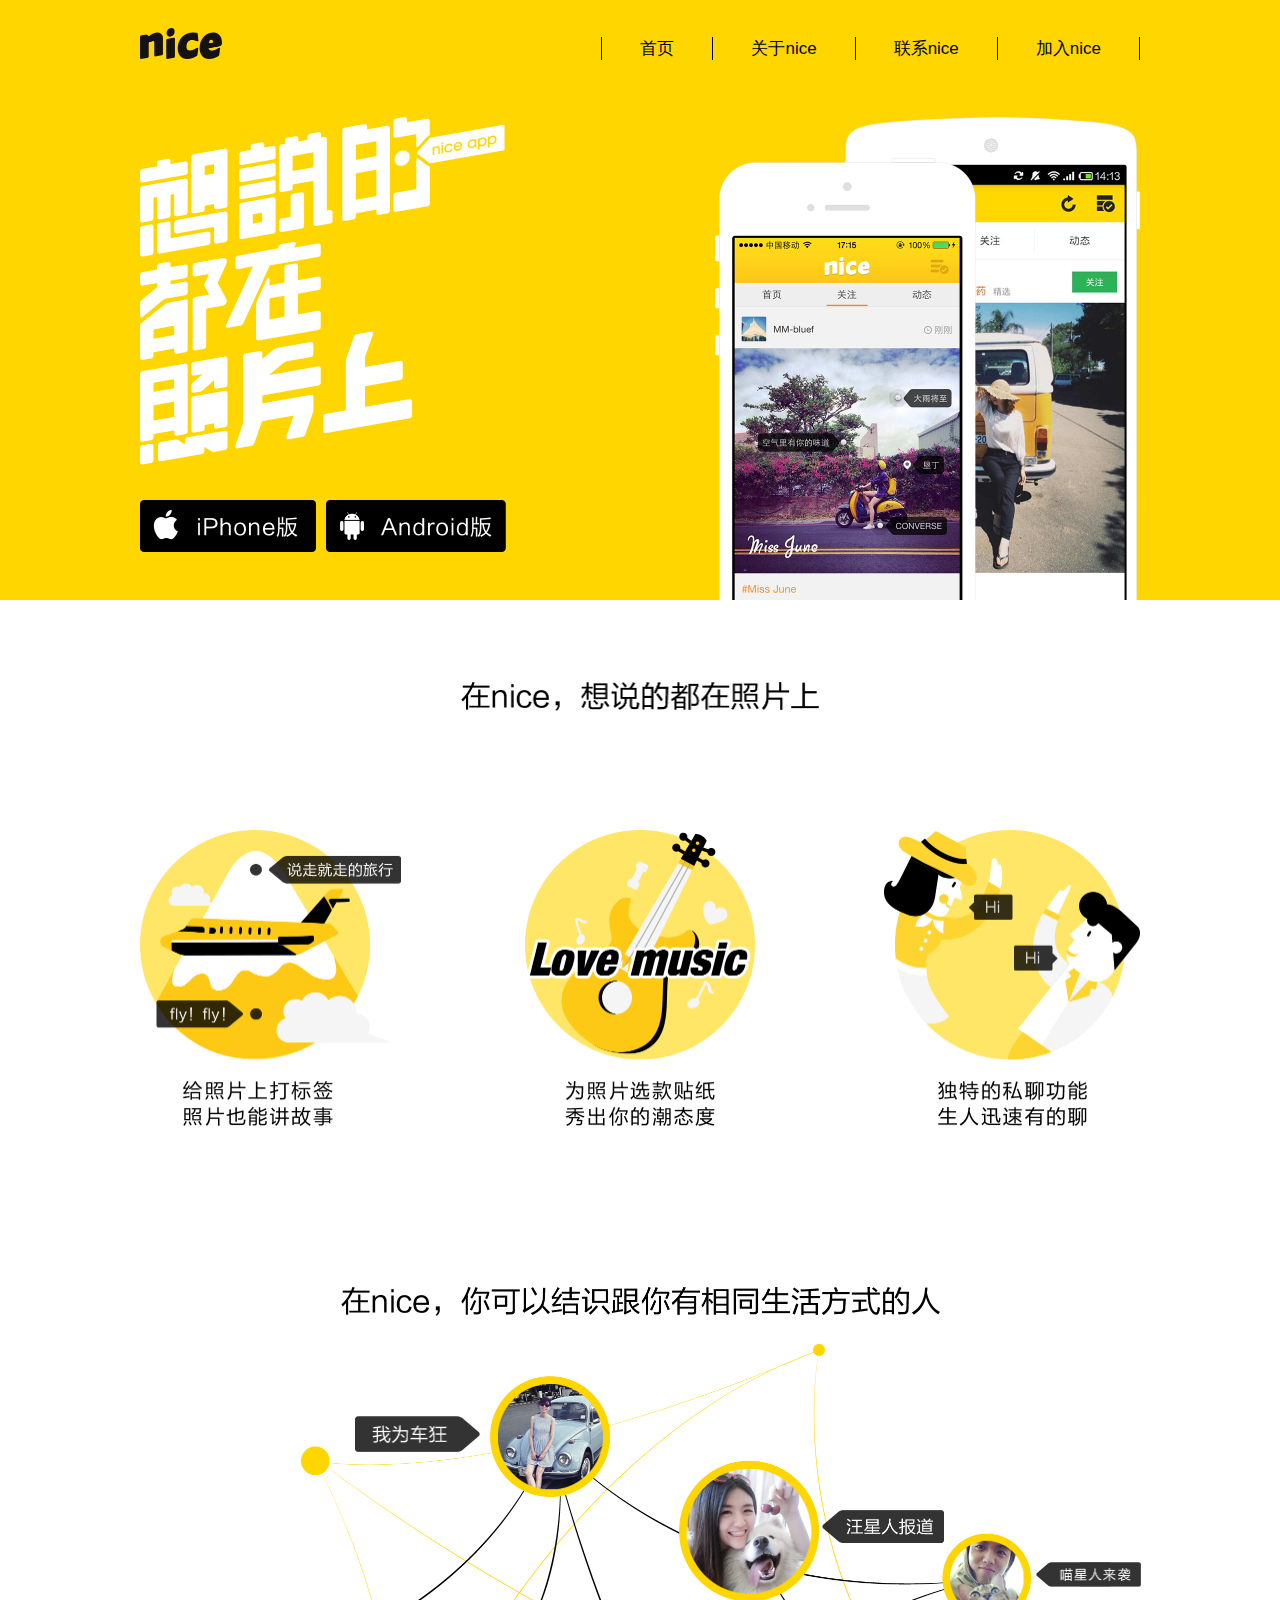
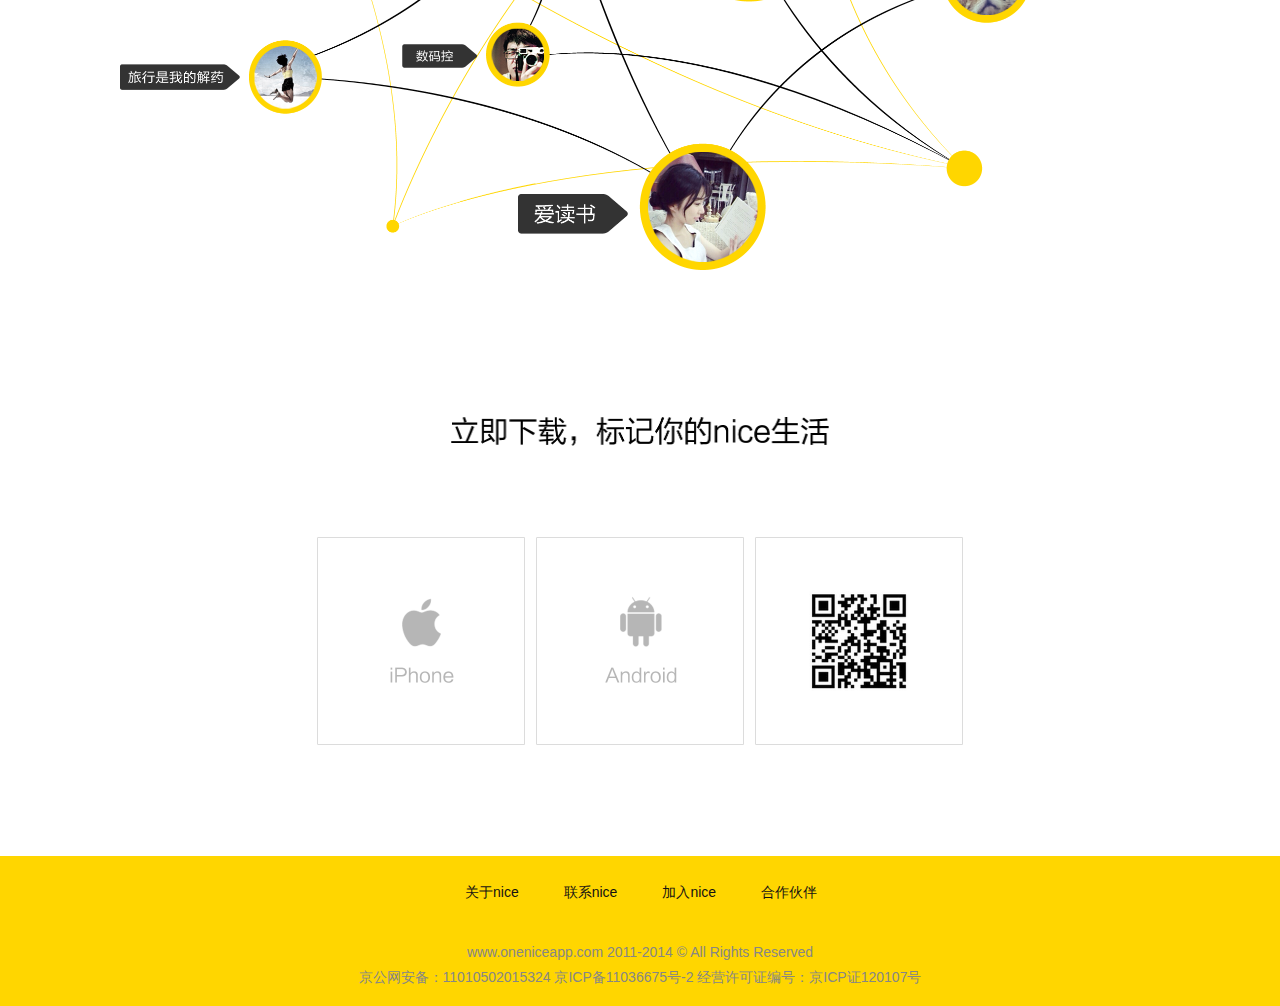
<file: index.html>
<!DOCTYPE html>
<html>
    <head>
        <meta charset="utf-8"/>
        <meta name="keywords" content="潮流,街头,流行,时尚,球鞋,牛仔裤,时尚杂志,街头文化,潮流品牌,晒物">
        <meta name="description" content="nice以“今天你穿什么”为核心功能，注重分享与纪录你的真实穿着体验">
        <link rel="shortcut icon" href="/img/favicon.ico" type="image/x-icon">
        <link rel="stylesheet" href="/script/dest/css/pc/index.min.css"/>
        <title>nice</title>
        <script>
            var ua = navigator.userAgent.toLowerCase();
            if(ua.indexOf("android") > -1
            || ua.indexOf("iphone") > -1
                || ua.indexOf("ipod") > -1
                || ua.indexOf("ipad") > -1) {
                if(location.href.indexOf("act=invite") > -1) {
                    window.location.href = "/wap/download" + location.search;
                } else {
                    window.location.href = "/wap" + location.search;
                }
            }
        </script>
    </head>
    <body>
        <div class="header-wrapper">
            <div class="header">
                <a href="/" title="nice" class="logo"><img src="/script/dest/image/pc/nice_logo.png" width="82" height="31" alt="nice"/></a>
                <ul class="nav">
                    <li><a href="/">首页</a></li>
                    <li><a href="/about">关于nice</a></li>
                    <li><a href="/contact">联系nice</a></li>
                    <li><a href="/joinus">加入nice</a></li>
                </ul>
                <div class="download">
                    <a href="http://www.oneniceapp.com/download/app/ios" target="_blank"><img src="/script/dest/image/pc/ios.png" width="176" height="52" alt="ios下载"/></a>
                    <a href="http://img01.oneniceapp.com/app/nice_main_2.4.4.apk"><img src="/script/dest/image/pc/android.png" width="180" height="52" alt="android下载"/></a>
                </div>
            </div>
        </div>
        <div class="main">
           <img src="/script/dest/image/pc/text1.png" width="358" height="29" alt="在nice,想说的都在照片上" class="text1">
           <div class="photo-list">
                <img src="/script/dest/image/pc/photo1.png" class="first" width="261" height="296" alt="给照片上打标签照片也能讲故事"/>
                <img src="/script/dest/image/pc/photo2.png" width="230" height="296" alt="为照片选款贴纸秀出你的潮态度"/>
                <img src="/script/dest/image/pc/photo3.png" class="third" width="256" height="296" alt="独特的私聊功能生人迅速有的聊"/>
           </div>
            <img src="/script/dest/image/pc/text2.png" width="599" height="29" alt="在nice,你可以结识跟你有相同生活方式的人" class="text2">
            <div class="users">
                <img src="/script/dest/image/pc/tag1.png" width="120" height="26" alt="nice" class="tag1"/>
                <img src="/script/dest/image/pc/tag2.png" width="125" height="36" alt="nice" class="tag2"/>
                <img src="/script/dest/image/pc/tag3.png" width="75" height="24" alt="nice" class="tag3"/>
                <img src="/script/dest/image/pc/tag4.png" width="110" height="40" alt="nice" class="tag4"/>
                <img src="/script/dest/image/pc/tag5.png" width="122" height="33" alt="nice" class="tag5"/>
                <img src="/script/dest/image/pc/tag6.png" width="105" height="25" alt="nice" class="tag6"/>
                <img src="/script/dest/image/pc/users.png" width="782" height="526" alt="nice"/>
            </div>
            <img src="/script/dest/image/pc/text3.png" width="378" height="29" alt="立即下载，标记你的nice生活" class="text3">
            <div class="download">
                <a href="http://www.oneniceapp.com/download/app/ios" title="ios" target="_blank"><img class="ios-download-bg" src="/script/dest/image/pc/ios_download_normal.png" width="210" height="210" alt="ios download"></a>
                <a href="http://img01.oneniceapp.com/app/nice_main_2.4.4.apk" title="android"><img class="android-download-bg" src="/script/dest/image/pc/android_download_normal.png" width="210" height="210" alt="android download"></a>
                <img src="/script/dest/image/pc/qr_code.png" alt="二维码下载" width="210" height="210"/>
            </div>
        </div>
        <div class="footer-wrapper">
    <div class="footer">
        <ul class="nav">
            <li class="first"><a href="/about">关于nice</a></li>
            <li><a href="/contact">联系nice</a></li>
            <li><a href="/joinus">加入nice</a></li>
            <li class="forth"><a href="/partner">合作伙伴</a></li>
        </ul>
        <p>www.oneniceapp.com 2011-2014 © All Rights Reserved</p>
        <p>京公网安备：11010502015324 京ICP备11036675号-2 经营许可证编号：京ICP证120107号</p>
    </div>
</div>

        <div style="display:none">
            <script type="text/javascript">
            var _bdhmProtocol = (("https:" == document.location.protocol) ? " https://" : " http://");
            document.write(unescape("%3Cscript src='" + _bdhmProtocol + "hm.baidu.com/h.js%3F0a615c950ee719977112f4bc5166ea0c' type='text/javascript'%3E%3C/script%3E"));
            </script>
        </div>
    </body>
    <script src="/script/dest/js/jquery-1.11.1.min.js"></script>
    <script src="/script/dest/js/pc/index.js"></script>
</html>
</file>
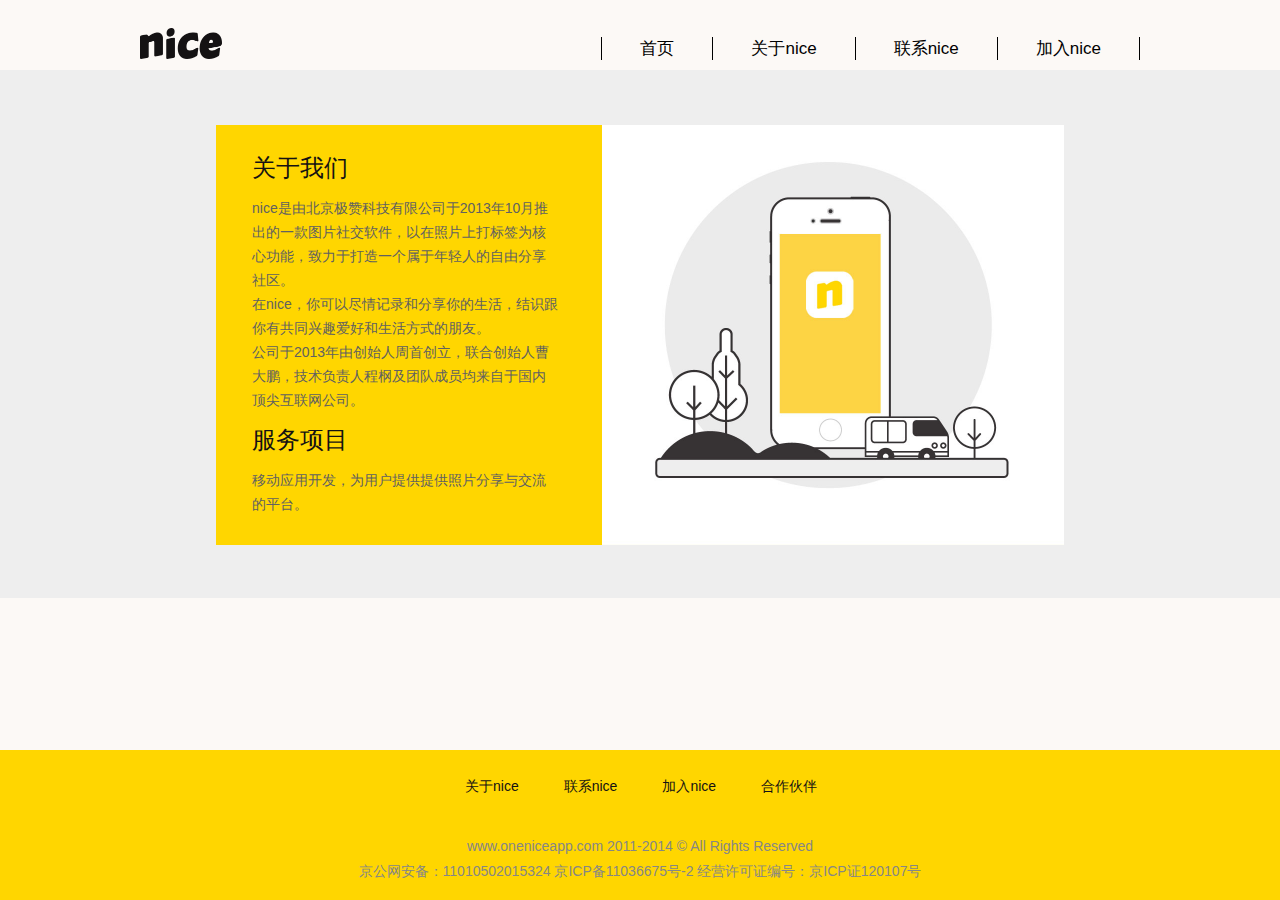
<file: about/index.html>
<!DOCTYPE html>
<html>
    <head>
        <meta charset="utf-8"/>
        <meta name="keywords" content="潮流,街头,流行,时尚,球鞋,牛仔裤,时尚杂志,街头文化,潮流品牌,晒物">
        <meta name="description" content="nice以“今天你穿什么”为核心功能，注重分享与纪录你的真实穿着体验">
        <link rel="shortcut icon" href="img/favicon.ico" type="image/x-icon">
        <title>nice</title>
        
    <link rel="stylesheet" href="/script/dest/css/pc/about.min.css"/>

    </head>
    <body>
        <div class="header-wrapper">
            <div class="topbanner">
                <a href="/" title="nice" class="logo"><img src="/script/dest/image/pc/nice_logo.png" width="82" height="31" alt="nice"/></a>
                <ul class="nav">
                    <li><a href="/">首页</a></li>
                    <li><a href="/about">关于nice</a></li>
                    <li><a href="/contact">联系nice</a></li>
                    <li><a href="/joinus">加入nice</a></li>
                </ul>
            </div>
            <div class="header">
                <div class="header-content">
                    
    <div class="content">
        <div class="left">
            <div class="left-content">
                <h2>关于我们</h2>
                <p>nice是由北京极赞科技有限公司于2013年10月推出的一款图片社交软件，以在照片上打标签为核心功能，致力于打造一个属于年轻人的自由分享社区。</p>
                <p>在nice，你可以尽情记录和分享你的生活，结识跟你有共同兴趣爱好和生活方式的朋友。</p>
                <p>公司于2013年由创始人周首创立，联合创始人曹大鹏，技术负责人程㭎及团队成员均来自于国内顶尖互联网公司。</p>
                <h2>服务项目</h2>
                <p>移动应用开发，为用户提供提供照片分享与交流的平台。</p>
            </div>
        </div>
        <div class="right">
            <img src="/script/dest/image/pc/photo4.jpg" width="462" height="420" />
        </div>
    </div>

                </div>
            </div>
        </div>
        <div class="main">
            
        </div>
        <div class="footer-wrapper">
    <div class="footer">
        <ul class="nav">
            <li class="first"><a href="/about">关于nice</a></li>
            <li><a href="/contact">联系nice</a></li>
            <li><a href="/joinus">加入nice</a></li>
            <li class="forth"><a href="/partner">合作伙伴</a></li>
        </ul>
        <p>www.oneniceapp.com 2011-2014 © All Rights Reserved</p>
        <p>京公网安备：11010502015324 京ICP备11036675号-2 经营许可证编号：京ICP证120107号</p>
    </div>
</div>

        <div style="display: none">
            <script type="text/javascript">
            var _bdhmProtocol = (("https:" == document.location.protocol) ? " https://" : " http://");
            document.write(unescape("%3Cscript src='" + _bdhmProtocol + "hm.baidu.com/h.js%3F0a615c950ee719977112f4bc5166ea0c' type='text/javascript'%3E%3C/script%3E"));
            </script>
        </div>
    </body>
    <script src="/script/dest/js/jquery-1.11.1.min.js"></script>
    <script src="/script/dest/js/pc/footer.js"></script>
    
</html>
</file>
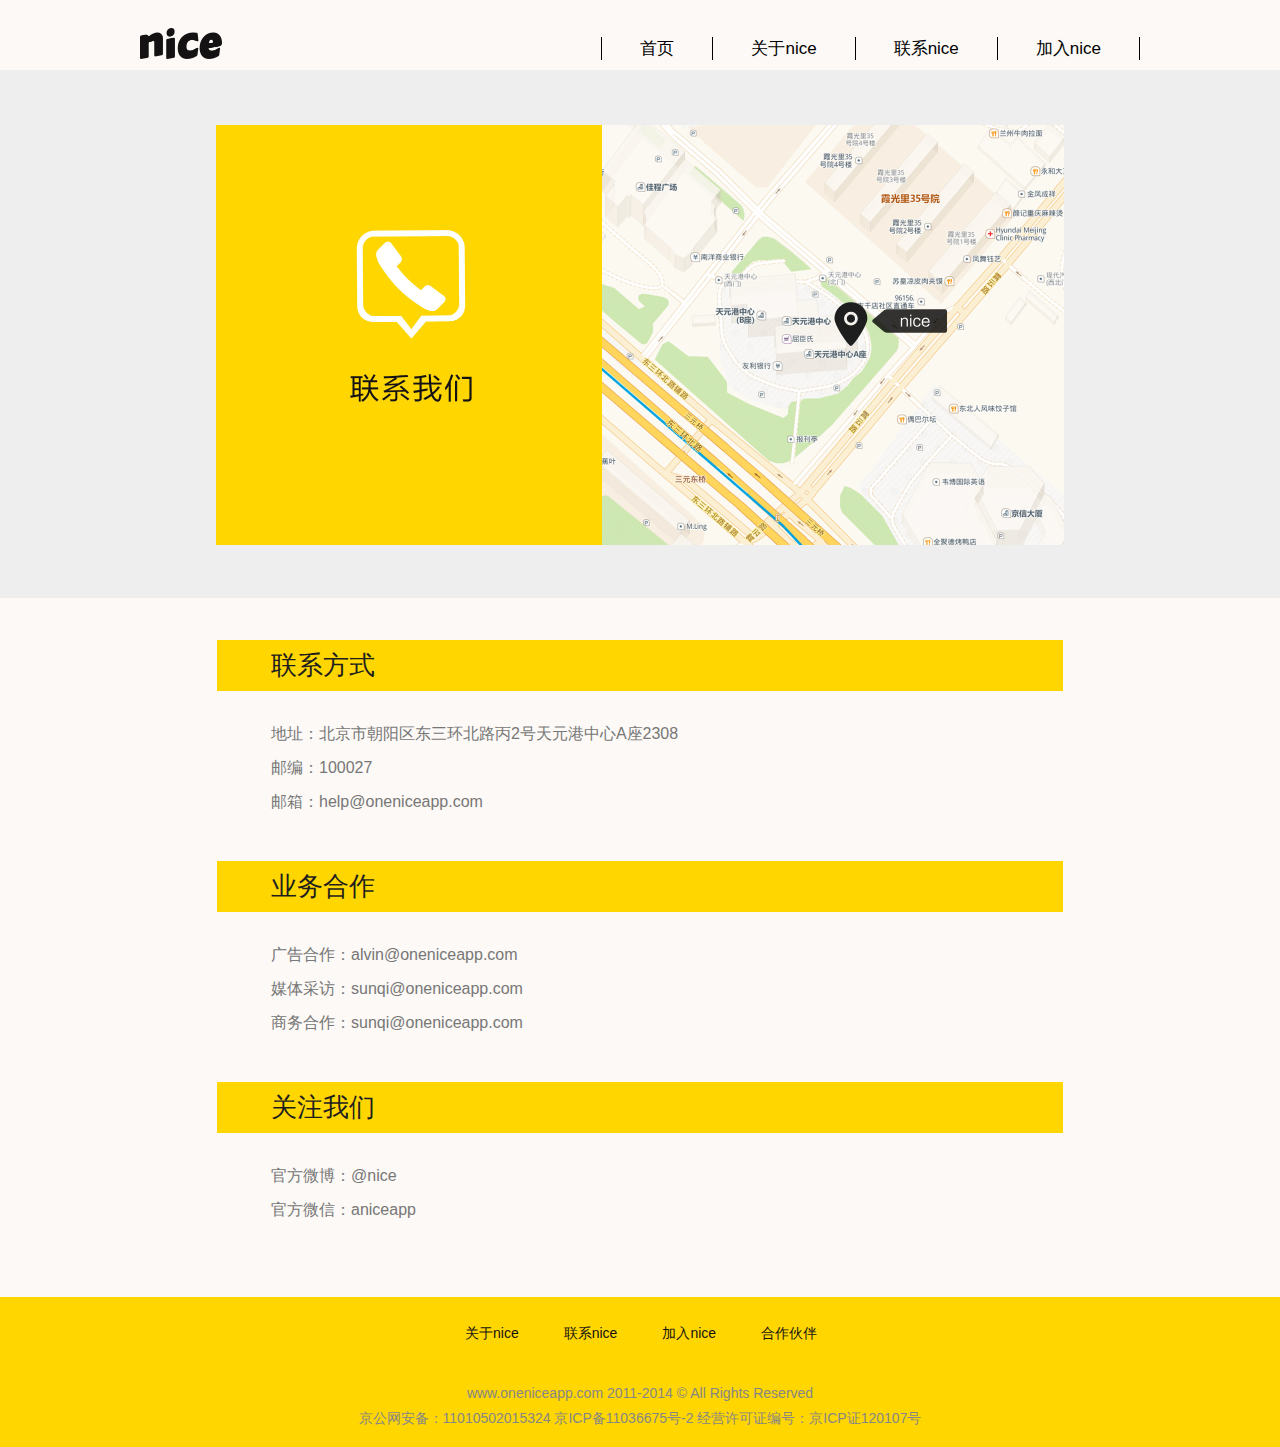
<file: contact/index.html>
<!DOCTYPE html>
<html>
    <head>
        <meta charset="utf-8"/>
        <meta name="keywords" content="潮流,街头,流行,时尚,球鞋,牛仔裤,时尚杂志,街头文化,潮流品牌,晒物">
        <meta name="description" content="nice以“今天你穿什么”为核心功能，注重分享与纪录你的真实穿着体验">
        <link rel="shortcut icon" href="img/favicon.ico" type="image/x-icon">
        <title>nice</title>
        
    <link rel="stylesheet" href="/script/dest/css/pc/connect.min.css"/>

    </head>
    <body>
        <div class="header-wrapper">
            <div class="topbanner">
                <a href="/" title="nice" class="logo"><img src="/script/dest/image/pc/nice_logo.png" width="82" height="31" alt="nice"/></a>
                <ul class="nav">
                    <li><a href="/">首页</a></li>
                    <li><a href="/about">关于nice</a></li>
                    <li><a href="/contact">联系nice</a></li>
                    <li><a href="/joinus">加入nice</a></li>
                </ul>
            </div>
            <div class="header">
                <div class="header-content">
                    
    <div class="content">
        <div class="left">
            <div class="left-content">
                <img src="/script/dest/image/pc/photo9.jpg" width="144" height="174" />
            </div>
        </div>
        <div class="right">
            <img src="/script/dest/image/pc/photo8.png" width="462" height="420" />
            <img src="/script/dest/image/pc/nice-office.png" width="75" height="24" class="nice-office"/>
        </div>
    </div>

                </div>
            </div>
        </div>
        <div class="main">
            
    <div class="item">
        <h3>联系方式</h3>
        <p>地址：北京市朝阳区东三环北路丙2号天元港中心A座2308</p>
        <p>邮编：100027</p>
        <p>邮箱：help@oneniceapp.com</p>
    </div>
    <div class="item">
        <h3>业务合作</h3>
        <p>广告合作：alvin@oneniceapp.com</p>
        <p>媒体采访：sunqi@oneniceapp.com</p>
        <p>商务合作：sunqi@oneniceapp.com</p>
    </div>
    <div class="item">
        <h3>关注我们</h3>
        <p>官方微博：@<a href="http://weibo.com/aniceapp" target="_blank">nice</a></p>
        <p>官方微信：aniceapp</p>
    </div>

        </div>
        <div class="footer-wrapper">
    <div class="footer">
        <ul class="nav">
            <li class="first"><a href="/about">关于nice</a></li>
            <li><a href="/contact">联系nice</a></li>
            <li><a href="/joinus">加入nice</a></li>
            <li class="forth"><a href="/partner">合作伙伴</a></li>
        </ul>
        <p>www.oneniceapp.com 2011-2014 © All Rights Reserved</p>
        <p>京公网安备：11010502015324 京ICP备11036675号-2 经营许可证编号：京ICP证120107号</p>
    </div>
</div>

        <div style="display: none">
            <script type="text/javascript">
            var _bdhmProtocol = (("https:" == document.location.protocol) ? " https://" : " http://");
            document.write(unescape("%3Cscript src='" + _bdhmProtocol + "hm.baidu.com/h.js%3F0a615c950ee719977112f4bc5166ea0c' type='text/javascript'%3E%3C/script%3E"));
            </script>
        </div>
    </body>
    <script src="/script/dest/js/jquery-1.11.1.min.js"></script>
    <script src="/script/dest/js/pc/footer.js"></script>
    
</html>
</file>
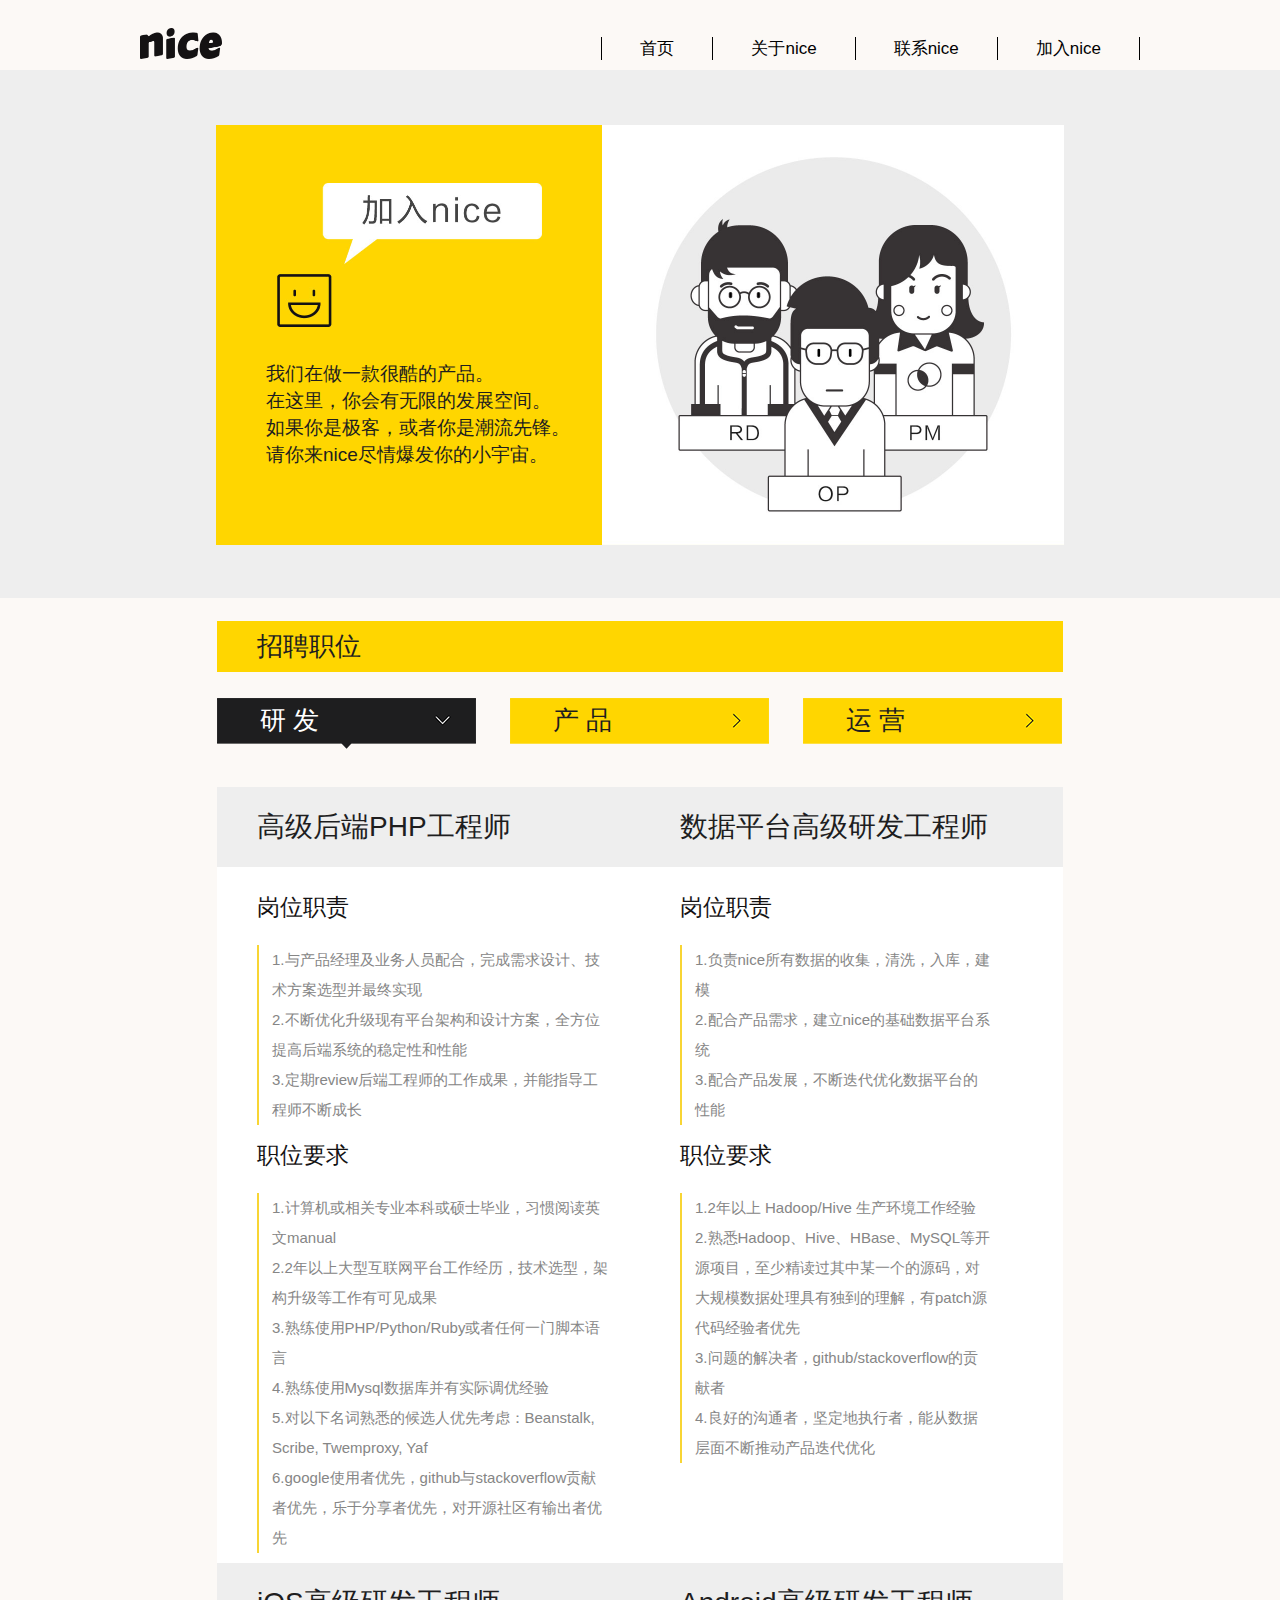
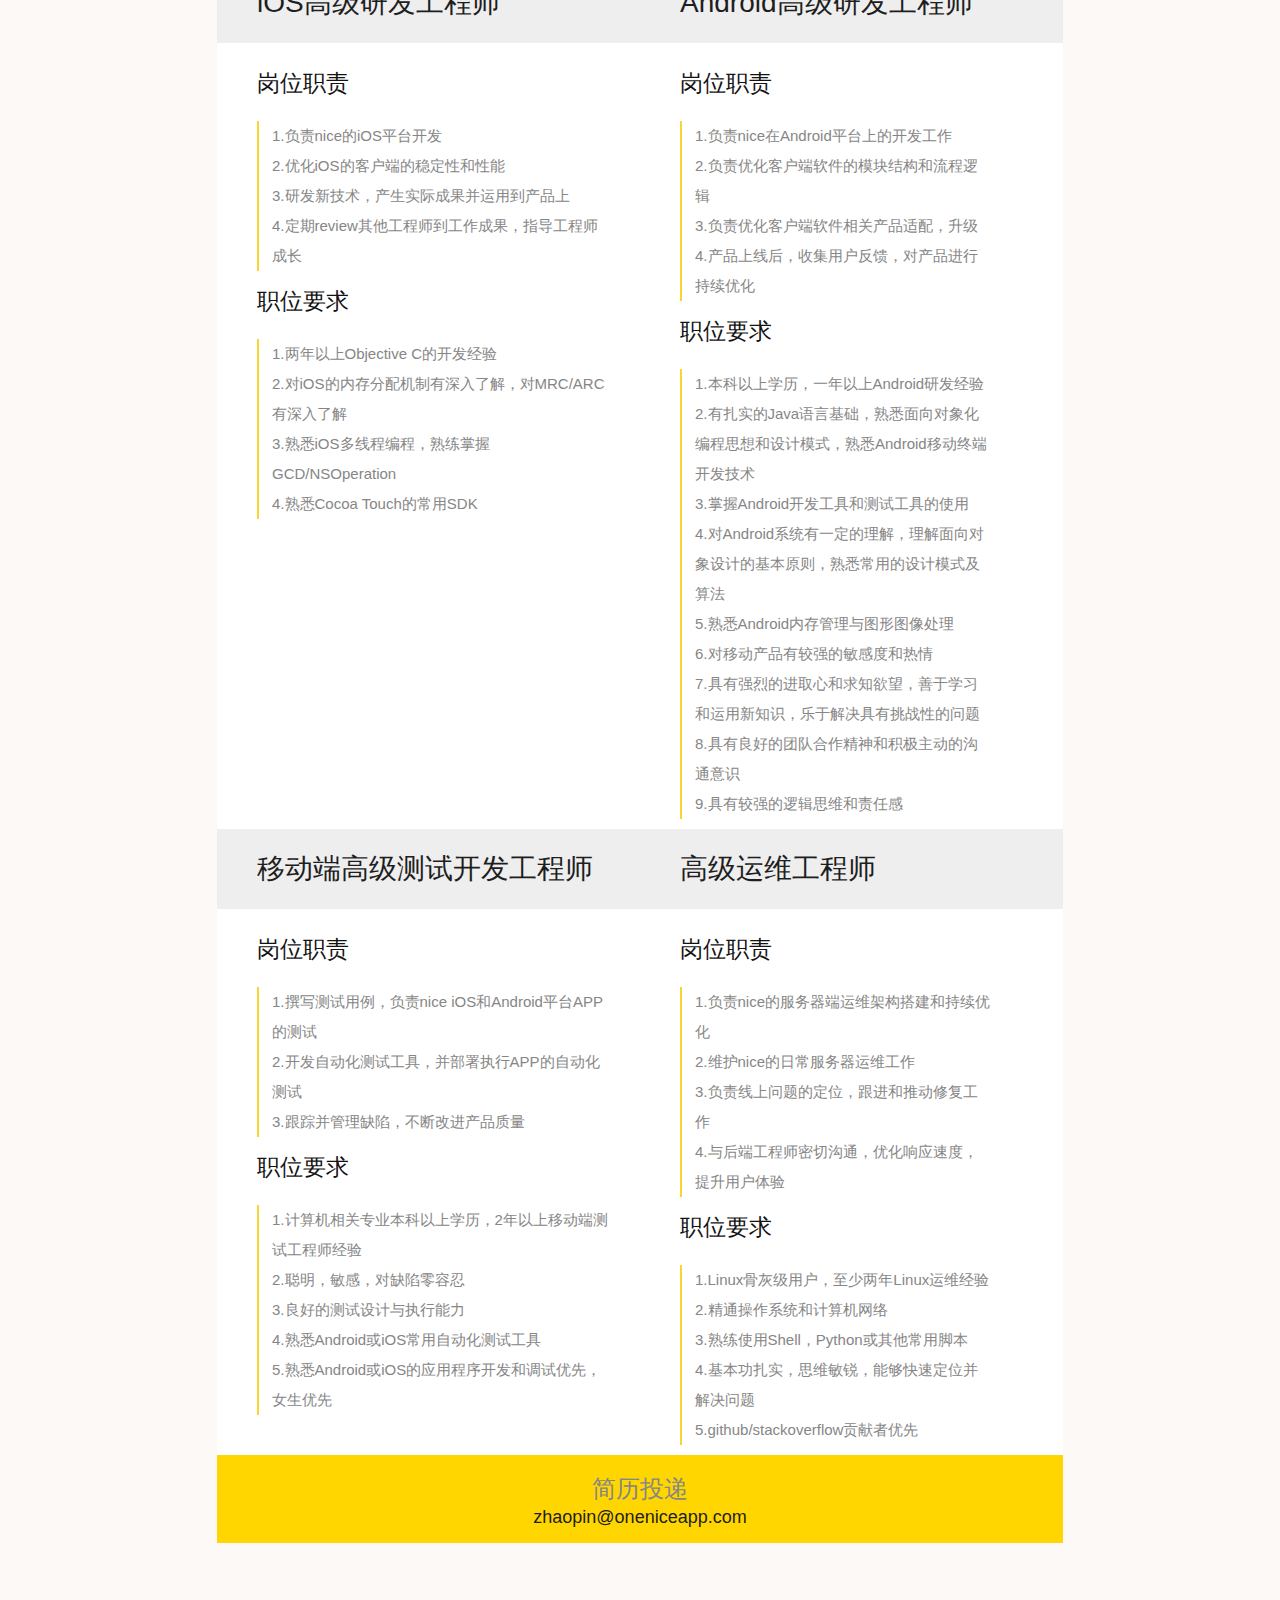
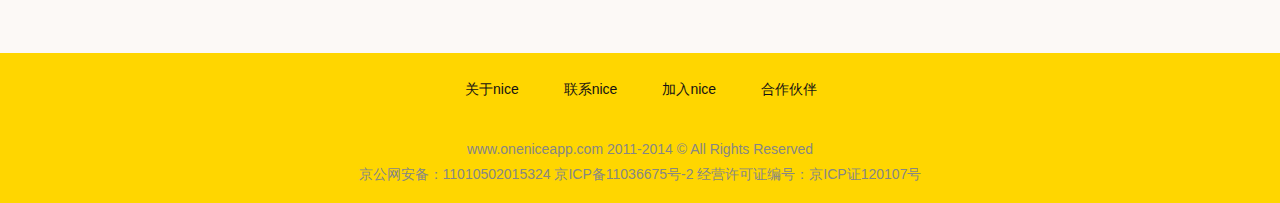
<file: joinus/index.html>
<!DOCTYPE html>
<html>
    <head>
        <meta charset="utf-8"/>
        <meta name="keywords" content="潮流,街头,流行,时尚,球鞋,牛仔裤,时尚杂志,街头文化,潮流品牌,晒物">
        <meta name="description" content="nice以“今天你穿什么”为核心功能，注重分享与纪录你的真实穿着体验">
        <link rel="shortcut icon" href="img/favicon.ico" type="image/x-icon">
        <title>nice</title>
        
    <link rel="stylesheet" href="/script/dest/css/pc/joinus.min.css"/>

    </head>
    <body>
        <div class="header-wrapper">
            <div class="topbanner">
                <a href="/" title="nice" class="logo"><img src="/script/dest/image/pc/nice_logo.png" width="82" height="31" alt="nice"/></a>
                <ul class="nav">
                    <li><a href="/">首页</a></li>
                    <li><a href="/about">关于nice</a></li>
                    <li><a href="/contact">联系nice</a></li>
                    <li><a href="/joinus">加入nice</a></li>
                </ul>
            </div>
            <div class="header">
                <div class="header-content">
                    
    <div class="content">
        <div class="left">
            <div class="left-content">
                <img src="/script/dest/image/pc/photo6.jpg" alt="" width="265" height="144"/>
                <p>我们在做一款很酷的产品。</p>
                <p>在这里，你会有无限的发展空间。</p>
                <p>如果你是极客，或者你是潮流先锋。</p>
                <p>请你来nice尽情爆发你的小宇宙。</p>
            </div>
        </div>
        <div class="right">
            <img src="/script/dest/image/pc/photo5.jpg" width="462" height="420" />
        </div>
    </div>

                </div>
            </div>
        </div>
        <div class="main">
            
    <h3>招聘职位</h3>
    <div class="tabs">
        <h4 class="active" data-index="0">
            <span>研&nbsp;发</span>
        </h4>
        <h4 data-index="1">
            <span>产&nbsp;品</span>
        </h4>
        <h4 class="third" data-index="2">
            <span>运&nbsp;营</span>
        </h4>
    </div>
    <div class="owl-carousel" id="owl">
        <div id="developer" class="item">
            <div class="jobs">
                <h4>高级后端PHP工程师</h4>
                <h4>数据平台高级研发工程师</h4>
            </div>
            <div class="description">
               <div class="left">
                    <h5>岗位职责</h5>
                    <div class="job-desc">
                        <p>1.与产品经理及业务人员配合，完成需求设计、技术方案选型并最终实现</p>
                        <p>2.不断优化升级现有平台架构和设计方案，全方位提高后端系统的稳定性和性能</p>
                        <p>3.定期review后端工程师的工作成果，并能指导工程师不断成长</p>
                    </div>
                    <h5>职位要求</h5>
                    <div class="job-desc">
                        <p>1.计算机或相关专业本科或硕士毕业，习惯阅读英文manual</p>
                        <p>2.2年以上大型互联网平台工作经历，技术选型，架构升级等工作有可见成果</p>
                        <p>3.熟练使用PHP/Python/Ruby或者任何一门脚本语言</p>
                        <p>4.熟练使用Mysql数据库并有实际调优经验</p>
                        <p>5.对以下名词熟悉的候选人优先考虑：Beanstalk, Scribe, Twemproxy, Yaf</p>
                        <p>6.google使用者优先，github与stackoverflow贡献者优先，乐于分享者优先，对开源社区有输出者优先</p>
                    </div>
                </div>
                <div class="right">
                    <h5>岗位职责</h5>
                    <div class="job-desc">
                        <p>1.负责nice所有数据的收集，清洗，入库，建模</p>
                        <p>2.配合产品需求，建立nice的基础数据平台系统</p>
                        <p>3.配合产品发展，不断迭代优化数据平台的性能</p>
                    </div>
                    <h5>职位要求</h5>
                    <div class="job-desc">
                    <p>1.2年以上 Hadoop/Hive 生产环境工作经验</p>
                    <p>2.熟悉Hadoop、Hive、HBase、MySQL等开源项目，至少精读过其中某一个的源码，对大规模数据处理具有独到的理解，有patch源代码经验者优先</p>
                    <p>3.问题的解决者，github/stackoverflow的贡献者</p>
                    <p>4.良好的沟通者，坚定地执行者，能从数据层面不断推动产品迭代优化</p>
                    </div>
                </div>
            </div>
            <div class="jobs">
                <h4>iOS高级研发工程师</h4>
                <h4>Android高级研发工程师</h4>
            </div>
            <div class="description">
                <div class="left">
                    <h5>岗位职责</h5>
                    <div class="job-desc">
                        <p>1.负责nice的iOS平台开发</p>
                        <p>2.优化iOS的客户端的稳定性和性能</p>
                        <p>3.研发新技术，产生实际成果并运用到产品上</p>
                        <p>4.定期review其他工程师到工作成果，指导工程师成长</p>
                    </div>
                    <h5>职位要求</h5>
                    <div class="job-desc">
                        <p>1.两年以上Objective C的开发经验</p>
                        <p>2.对iOS的内存分配机制有深入了解，对MRC/ARC有深入了解</p>
                        <p>3.熟悉iOS多线程编程，熟练掌握GCD/NSOperation</p>
                        <p>4.熟悉Cocoa Touch的常用SDK</p>
                    </div>
                </div>
                <div class="right">
                    <h5>岗位职责</h5>
                    <div class="job-desc">
                        <p>1.负责nice在Android平台上的开发工作</p>
                        <p>2.负责优化客户端软件的模块结构和流程逻辑</p>
                        <p>3.负责优化客户端软件相关产品适配，升级</p>
                        <p>4.产品上线后，收集用户反馈，对产品进行持续优化</p>
                    </div>
                    <h5>职位要求</h5>
                    <div class="job-desc">
                        <p>1.本科以上学历，一年以上Android研发经验</p>
                        <p>2.有扎实的Java语言基础，熟悉面向对象化编程思想和设计模式，熟悉Android移动终端开发技术</p>
                        <p>3.掌握Android开发工具和测试工具的使用</p>
                        <p>4.对Android系统有一定的理解，理解面向对象设计的基本原则，熟悉常用的设计模式及算法</p>
                        <p>5.熟悉Android内存管理与图形图像处理</p>
                        <p>6.对移动产品有较强的敏感度和热情</p>
                        <p>7.具有强烈的进取心和求知欲望，善于学习和运用新知识，乐于解决具有挑战性的问题</p>
                        <p>8.具有良好的团队合作精神和积极主动的沟通意识</p>
                        <p>9.具有较强的逻辑思维和责任感</p>
                    </div>
                </div>
            </div>
            <div class="jobs">
                <h4>移动端高级测试开发工程师</h4>
                <h4>高级运维工程师</h4>
            </div>
            <div class="description">
               <div class="left">
                    <h5>岗位职责</h5>
                    <div class="job-desc">
                    <p>1.撰写测试用例，负责nice iOS和Android平台APP的测试</p>
                    <p>2.开发自动化测试工具，并部署执行APP的自动化测试</p>
                    <p>3.跟踪并管理缺陷，不断改进产品质量</p>
                    </div>
                    <h5>职位要求</h5>
                    <div class="job-desc">
                    <p>1.计算机相关专业本科以上学历，2年以上移动端测试工程师经验</p>
                    <p>2.聪明，敏感，对缺陷零容忍</p>
                    <p>3.良好的测试设计与执行能力</p>
                    <p>4.熟悉Android或iOS常用自动化测试工具</p>
                    <p>5.熟悉Android或iOS的应用程序开发和调试优先，女生优先</p>
                    </div>
                </div>
                <div class="right">
                    <h5>岗位职责</h5>
                    <div class="job-desc">
                    <p>1.负责nice的服务器端运维架构搭建和持续优化</p>
                    <p>2.维护nice的日常服务器运维工作</p>
                    <p>3.负责线上问题的定位，跟进和推动修复工作</p>
                    <p>4.与后端工程师密切沟通，优化响应速度，提升用户体验</p>
                    </div>
                    <h5>职位要求</h5>
                    <div class="job-desc">
                    <p>1.Linux骨灰级用户，至少两年Linux运维经验</p>
                    <p>2.精通操作系统和计算机网络</p>
                    <p>3.熟练使用Shell，Python或其他常用脚本</p>
                    <p>4.基本功扎实，思维敏锐，能够快速定位并解决问题</p>
                    <p>5.github/stackoverflow贡献者优先</p>
                    </div>
                </div>
            </div>
        </div>
        <div class="item" id="product-manager" style="display:none">
            <div class="jobs">
                <h4>高级移动端产品经理</h4>
                <h4>数据产品经理</h4>
            </div>
            <div class="description">
                <div class="left">
                    <h5>岗位职责</h5>
                    <div class="job-desc">
                        <p>1.负责移动客户端产品的需求处理及规则细化</p>
                        <p>2.与市场、运营、设计、开发、测试人员沟通，推进产品迭代</p>
                        <p>3.跟进产品测试，保证需求完成质量，保证产品质量</p>
                        <p>4.产品上线后，收集用户反馈，对产品进行持续优化</p>
                    </div>
                    <h5>职位要求</h5>
                    <div class="job-desc">
                        <p>1.1-3年产品工作经验，有移动端项目经验</p>
                        <p>2.对用户心理和需求嗅觉敏锐，数据分析能力强</p>
                        <p>3.强有力的执行力和项目管理能力</p>
                        <p>4.热爱互联网，对社交，消费，年轻人心理等领域有偏爱更佳</p>
                    </div>
                </div>
                <div class="right">
                    <h5>岗位职责</h5>
                    <div class="job-desc">
                        <p>1.通过数据分析，对nice用户行为深入理解并提出能通过产品机制促进用户传播增长的方案，并为nice业务体验的持续改善提供支撑</p>
                        <p>2.负责nice业务日志数据的统计、提取与管理，报表的维护与管理，进行业务运营数据</p>
                        <p>3.负责专项数据的业务逻辑分析与数据挖掘及相关产品开发</p>
                        <p>4.用户行为数据挖掘，后台运营体系数据监控开发</p>
                    </div>
                    <h5>职位要求</h5>
                    <div class="job-desc">
                        <p>1.本科及以上学历，2~3年相关工作经验，统计数据、计算机相关专业出身优先</p>
                        <p>2.了解大数据存储、计算的常用技术；对日志生成系统有了解</p>
                        <p>3.良好的逻辑思维能力，良好的分析和概括能力，较高水平的文档归纳能力，以及良好的沟通能力</p>
                        <p>4.良好的业务解读能力，能够从海量数据中发现有价值的规律，有较强的产品可用性和用户行为分析能力</p>
                        <p>5.学习能力强，能承受一定的工作压力有高度的责任心和团队合作精神</p>
                        <p>6.了解常见的运营指标及意义，具有数据分析和数据挖掘方面的项目经验者优先</p>
                    </div>
                </div>
            </div>
        </div>
        <div id="business-manager" class="item" style="display:none">
            <div class="jobs">
                <h4>市场推广</h4>
                <h4>出纳</h4>
            </div>
            <div class="description">
                <div class="left">
                    <h5>岗位职责</h5>
                    <div class="job-desc">
                        <p>1.负责苹果商店、安卓应用市场等各类渠道的发布管理工作</p>
                        <p>2.负责各种发布渠道运营活动及首发合作</p>
                        <p>3.负责合各类线上、线下渠道和资源进行APP推广，实现激活量、注册量等目标</p>
                    </div>
                    <h5>职位要求</h5>
                    <div class="job-desc">
                        <p>1.至少1年以上无线app行业的运营、营销的工作经验</p>
                        <p>2.熟悉各大软件下载平台、苹果商店、安卓应用市场的APP推广工作</p>
                        <p>3.熟悉iOS和Android平台及App产品，对App的推广和运营有自己的认识</p>
                    </div>
                </div>
                <div class="right">
                    <h5>岗位职责</h5>
                    <div class="job-desc">
                        <p>1.负责公司日常的费用报销</p>
                        <p>2.负责日常现金、支票的收与支出，信用卡的核对，及时登记现金及银行存款日记账</p>
                        <p>3.工资表的编制及发放</p>
                        <p>4.了解财务部各岗位工作内容，做好与各岗位的衔接工作</p>
                    </div>
                    <h5>职位要求</h5>
                    <div class="job-desc">
                        <p>1.本科及以上学历，一年以上工作经验，财务相关专业</p>
                        <p>2.具备会计从业资格证书，熟练掌握各类办公软件</p>
                        <p>3.沟通能力良好，有亲和力和团队精神，工作认真、细致，具有一定的抗压能力</p>
                        <p>4.具备高效的时间管理能力和执行力</p>
                    </div>
                </div>
            </div>
        </div>
    </div>
    <div class="email">
        <h5>简历投递</h5>
        <p>zhaopin@oneniceapp.com</p>
    </div>

        </div>
        <div class="footer-wrapper">
    <div class="footer">
        <ul class="nav">
            <li class="first"><a href="/about">关于nice</a></li>
            <li><a href="/contact">联系nice</a></li>
            <li><a href="/joinus">加入nice</a></li>
            <li class="forth"><a href="/partner">合作伙伴</a></li>
        </ul>
        <p>www.oneniceapp.com 2011-2014 © All Rights Reserved</p>
        <p>京公网安备：11010502015324 京ICP备11036675号-2 经营许可证编号：京ICP证120107号</p>
    </div>
</div>

        <div style="display: none">
            <script type="text/javascript">
            var _bdhmProtocol = (("https:" == document.location.protocol) ? " https://" : " http://");
            document.write(unescape("%3Cscript src='" + _bdhmProtocol + "hm.baidu.com/h.js%3F0a615c950ee719977112f4bc5166ea0c' type='text/javascript'%3E%3C/script%3E"));
            </script>
        </div>
    </body>
    <script src="/script/dest/js/jquery-1.11.1.min.js"></script>
    <script src="/script/dest/js/pc/footer.js"></script>
    
    <script src="/script/dest/js/pc/joinus.js"></script>

</html>
</file>
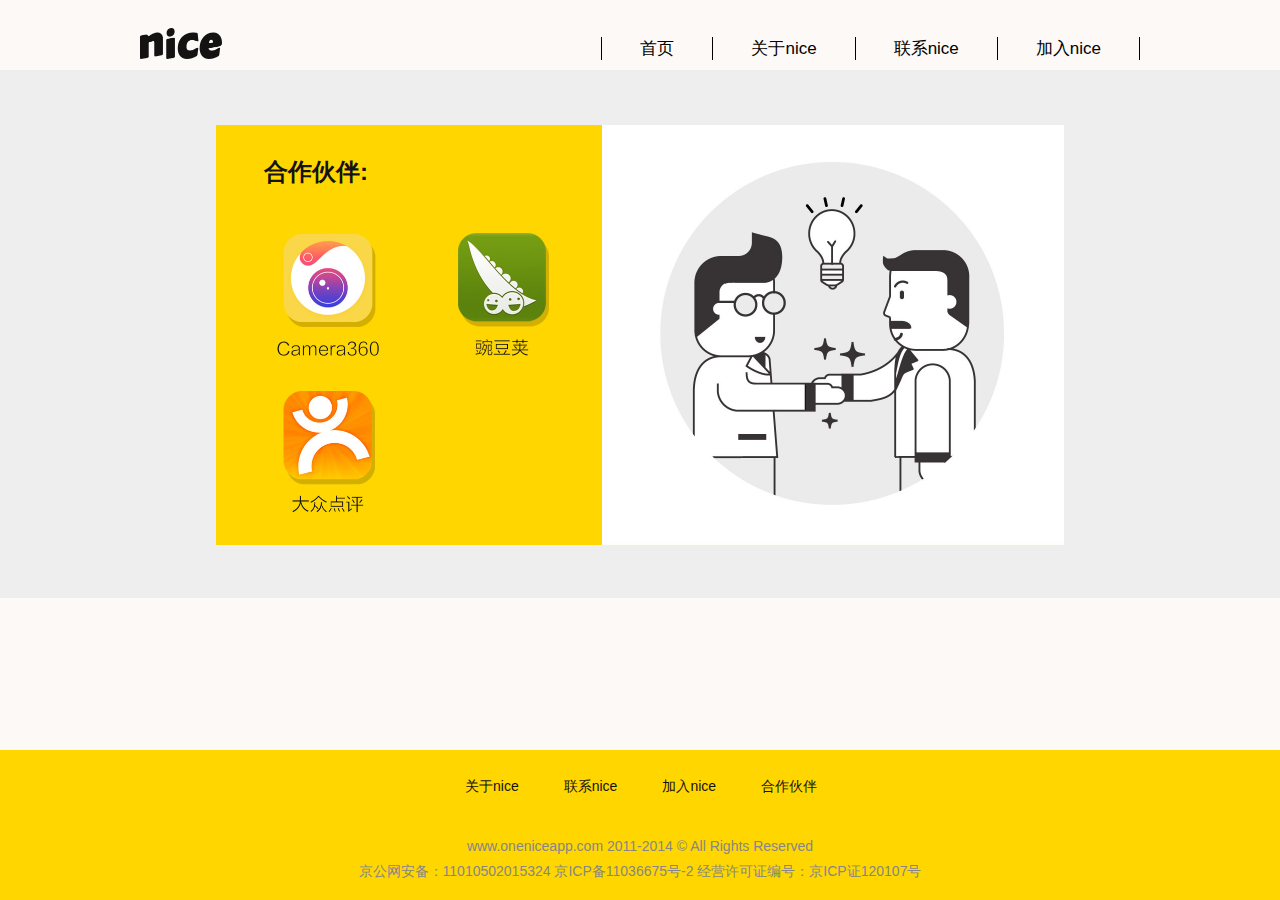
<file: partner/index.html>
<!DOCTYPE html>
<html>
    <head>
        <meta charset="utf-8"/>
        <meta name="keywords" content="潮流,街头,流行,时尚,球鞋,牛仔裤,时尚杂志,街头文化,潮流品牌,晒物">
        <meta name="description" content="nice以“今天你穿什么”为核心功能，注重分享与纪录你的真实穿着体验">
        <link rel="shortcut icon" href="img/favicon.ico" type="image/x-icon">
        <title>nice</title>
        
    <link rel="stylesheet" href="/script/dest/css/pc/partner.min.css"/>

    </head>
    <body>
        <div class="header-wrapper">
            <div class="topbanner">
                <a href="/" title="nice" class="logo"><img src="/script/dest/image/pc/nice_logo.png" width="82" height="31" alt="nice"/></a>
                <ul class="nav">
                    <li><a href="/">首页</a></li>
                    <li><a href="/about">关于nice</a></li>
                    <li><a href="/contact">联系nice</a></li>
                    <li><a href="/joinus">加入nice</a></li>
                </ul>
            </div>
            <div class="header">
                <div class="header-content">
                    
    <div class="content">
        <div class="left">
            <div class="left-content">
                <h2>合作伙伴:</h2>
                <div class="img-list">
                    <a href="http://www.camera360.com/" target="_blank"><img src="/script/dest/image/pc/camera360.jpg" width="102" height="122" alt="camera360" class="camera360"/></a>
                    <a href="http://www.wandoujia.com/" target="_blank"><img src="/script/dest/image/pc/wandoujia.jpg" width="91" height="123" alt="wandoujia" class="wandoujia"/></a>
                    <a href="http://www.dianping.com/" target="_blank"><img src="/script/dest/image/pc/dianping.jpg" width="102" height="122" alt="dianping" class="dianping"/></a>
                </div>
            </div>
        </div>
        <div class="right">
            <img src="/script/dest/image/pc/photo7.jpg" width="462" height="420" />
        </div>
    </div>

                </div>
            </div>
        </div>
        <div class="main">
            
        </div>
        <div class="footer-wrapper">
    <div class="footer">
        <ul class="nav">
            <li class="first"><a href="/about">关于nice</a></li>
            <li><a href="/contact">联系nice</a></li>
            <li><a href="/joinus">加入nice</a></li>
            <li class="forth"><a href="/partner">合作伙伴</a></li>
        </ul>
        <p>www.oneniceapp.com 2011-2014 © All Rights Reserved</p>
        <p>京公网安备：11010502015324 京ICP备11036675号-2 经营许可证编号：京ICP证120107号</p>
    </div>
</div>

        <div style="display: none">
            <script type="text/javascript">
            var _bdhmProtocol = (("https:" == document.location.protocol) ? " https://" : " http://");
            document.write(unescape("%3Cscript src='" + _bdhmProtocol + "hm.baidu.com/h.js%3F0a615c950ee719977112f4bc5166ea0c' type='text/javascript'%3E%3C/script%3E"));
            </script>
        </div>
    </body>
    <script src="/script/dest/js/jquery-1.11.1.min.js"></script>
    <script src="/script/dest/js/pc/footer.js"></script>
    
</html>
</file>
<file: script/dest/css/pc/index.min.css>
html,body,div,span,applet,object,iframe,h1,h2,h3,h4,h5,h6,p,blockquote,pre,a,abbr,acronym,address,big,cite,code,del,dfn,em,img,ins,kbd,q,s,samp,small,strike,strong,sub,sup,tt,var,b,u,i,center,dl,dt,dd,ol,ul,li,fieldset,form,label,legend,table,caption,tbody,tfoot,thead,tr,th,td,article,aside,canvas,details,figcaption,figure,footer,header,hgroup,menu,nav,section,summary,time,mark,audio,video{margin:0;padding:0;border:0;outline:0}div{-webkit-tap-highlight-color:rgba(0,0,0,0)}input{outline:0;font-size:14px}html,body,form,fieldset,p,div,h1,h2,h3,h4,h5,h6{-webkit-text-size-adjust:none}article,aside,details,figcaption,figure,footer,header,hgroup,menu,nav,section{display:block}a,input,select,button{font-family:'Microsoft YaHei',arial,helvetica,sans-serif}a{text-decoration:none}body{font-family:'Microsoft YaHei',arial,helvetica,sans-serif;-webkit-text-size-adjust:none;-webkit-user-select:none;font-size:14px}ol,ul{list-style:none}blockquote,q{quotes:none}img,table{border:0}blockquote:before,blockquote:after,q:before,q:after{content:'';content:none}ins{text-decoration:none}del{text-decoration:line-through}select{-webkit-appearance:button;border:0}table{border-collapse:collapse;border-spacing:0}.clearfix:after{content:'\0020';display:block;height:0;clear:both}.clearfix{*zoom:1}body{position:relative}.footer-wrapper{background:#ffd600;width:100%;height:150px;position:absolute;bottom:0}.footer{width:1000px;margin:0 auto;text-align:center}.footer .nav{overflow:hidden;width:410px;margin:0 auto 38px;padding-top:28px}.footer .nav li{float:left;margin-right:45px}.footer .nav li a{color:#141213;font-size:14px}.footer .nav li a:hover{text-decoration:underline}.footer .nav li.forth{margin-right:0;margin-left:0}.footer .nav li.first{margin-left:30px}.footer p{color:#868686;font-size:14px;line-height:25px}.header-wrapper{background:#ffd600;width:100%}.header{background:url(/script/dest/image/pc/header.png) no-repeat;background-size:cover;height:600px;width:1000px;margin:0 auto;position:relative;filter:progid:DXImageTransform.Microsoft.AlphaImageLoader(src='/script/dest/image/pc/header.png', sizingMethod='scale')}.header .logo{display:block;position:relative;top:28px}.header .nav{position:absolute;top:37px;right:0;border-right:1px solid #000}.header .nav li{float:left}.header .nav li a{color:#000;font-size:17px;display:block;padding:0 38px;border-left:1px solid #000}.header .nav li a:hover{text-decoration:underline}.header .download{position:absolute;bottom:45px}.header .download a{float:left;margin-right:10px}.main{width:1000px;margin:0 auto;text-align:center;padding-bottom:150px}.main .text1{margin-top:82px}.main .text2{margin-top:158px}.main .text3{margin-top:144px;margin-bottom:87px}.main .photo-list{position:relative;margin-top:116px}.main .photo-list img.first{position:absolute;left:0}.main .photo-list img.third{position:absolute;right:0}.main .users{position:relative}.main .users img{margin-top:25px}.main .users .tag1{position:absolute;top:320px;left:-20px;-webkit-animation:tag1 6s infinite;-moz-animation:tag1 6s infinite}.main .users .tag2{position:absolute;top:72px;left:215px;-webkit-animation:tag2 6s infinite;-moz-animation:tag2 6s infinite}.main .users .tag3{position:absolute;top:300px;left:262px;-webkit-animation:tag3 6s infinite;-moz-animation:tag3 6s infinite}.main .users .tag4{position:absolute;top:450px;left:378px;-webkit-animation:tag4 6s infinite;-moz-animation:tag4 6s infinite}.main .users .tag5{position:absolute;top:166px;left:682px;-webkit-animation:tag5 6s infinite;-moz-animation:tag5 6s infinite}.main .users .tag6{position:absolute;top:218px;left:896px;-webkit-animation:tag6 6s infinite;-moz-animation:tag6 6s infinite}.main .download{margin-bottom:107px}.main .download a{display:inline-block;width:210px;height:210px;margin-right:5px}@-webkit-keyframes tag1{0%{-webkit-transform:scale(.8,.8);opacity:0}16%{-webkit-transform:scale(1,1);opacity:1}100%{opacity:1}}@keyframes tag1{0%{-moz-transform:scale(.8,.8);opacity:0}16%{-moz-transform:scale(1,1);opacity:1}100%{opacity:1}}@-webkit-keyframes tag2{0%{opacity:0}16%{-webkit-transform:scale(.8,.8);opacity:0}32%{-webkit-transform:scale(1,1);opacity:1}100%{opacity:1}}@keyframes tag2{0%{opacity:0}16%{-moz-transform:scale(.8,.8);opacity:0}32%{-moz-transform:scale(1,1);opacity:1}100%{opacity:1}}@-webkit-keyframes tag3{0%{opacity:0}16%{opacity:0}32%{-webkit-transform:scale(.8,.8);opacity:0}48%{-webkit-transform:scale(1,1);opacity:1}100%{opacity:1}}@keyframes tag3{0%{opacity:0}16%{opacity:0}32%{-moz-transform:scale(.8,.8);opacity:0}48%{-moz-transform:scale(1,1);opacity:1}100%{opacity:1}}@-webkit-keyframes tag4{0%{opacity:0}16%{opacity:0}32%{opacity:0}48%{-webkit-transform:scale(.8,.8);opacity:0}64%{-webkit-transform:scale(1,1);opacity:1}100%{opacity:1}}@keyframes tag4{0%{opacity:0}16%{opacity:0}32%{opacity:0}48%{-moz-transform:scale(.8,.8);opacity:0}64%{-moz-transform:scale(1,1);opacity:1}100%{opacity:1}}@-webkit-keyframes tag5{0%{opacity:0}16%{opacity:0}32%{opacity:0}48%{opacity:0}64%{-webkit-transform:scale(.8,.8);opacity:0}80%{-webkit-transform:scale(1,1);opacity:1}100%{opacity:1}}@keyframes tag5{0%{opacity:0}16%{opacity:0}32%{opacity:0}48%{opacity:0}64%{-moz-transform:scale(.8,.8);opacity:0}80%{-moz-transform:scale(1,1);opacity:1}100%{opacity:1}}@-webkit-keyframes tag6{0%{opacity:0}16%{opacity:0}32%{opacity:0}48%{opacity:0}64%{opacity:0}80%{-webkit-transform:scale(.8,.8);opacity:0}100%{-webkit-transform:scale(1,1);opacity:1}}@keyframes tag6{0%{opacity:0}16%{opacity:0}32%{opacity:0}48%{opacity:0}64%{opacity:0}80%{-moz-transform:scale(.8,.8);opacity:0}100%{-moz-transform:scale(1,1);opacity:1}}
</file>
<file: script/dest/css/pc/about.min.css>
html,body,div,span,applet,object,iframe,h1,h2,h3,h4,h5,h6,p,blockquote,pre,a,abbr,acronym,address,big,cite,code,del,dfn,em,img,ins,kbd,q,s,samp,small,strike,strong,sub,sup,tt,var,b,u,i,center,dl,dt,dd,ol,ul,li,fieldset,form,label,legend,table,caption,tbody,tfoot,thead,tr,th,td,article,aside,canvas,details,figcaption,figure,footer,header,hgroup,menu,nav,section,summary,time,mark,audio,video{margin:0;padding:0;border:0;outline:0}div{-webkit-tap-highlight-color:rgba(0,0,0,0)}input{outline:0;font-size:14px}html,body,form,fieldset,p,div,h1,h2,h3,h4,h5,h6{-webkit-text-size-adjust:none}article,aside,details,figcaption,figure,footer,header,hgroup,menu,nav,section{display:block}a,input,select,button{font-family:'Microsoft YaHei',arial,helvetica,sans-serif}a{text-decoration:none}body{font-family:'Microsoft YaHei',arial,helvetica,sans-serif;-webkit-text-size-adjust:none;-webkit-user-select:none;font-size:14px}ol,ul{list-style:none}blockquote,q{quotes:none}img,table{border:0}blockquote:before,blockquote:after,q:before,q:after{content:'';content:none}ins{text-decoration:none}del{text-decoration:line-through}select{-webkit-appearance:button;border:0}table{border-collapse:collapse;border-spacing:0}.clearfix:after{content:'\0020';display:block;height:0;clear:both}.clearfix{*zoom:1}body{background:#fcf9f6;color:#141213;position:relative;-webkit-font-smoothing:antialiased;font-family:'Microsoft YaHei',arial,helvetica,sans-serif}.header-wrapper .logo{display:block;position:relative;top:28px}.header-wrapper .nav{position:absolute;top:37px;right:0;border-right:1px solid #000}.header-wrapper .nav li{float:left}.header-wrapper .nav li a{color:#000;font-size:17px;display:block;padding:0 38px;border-left:1px solid #000}.header-wrapper .nav li a:hover{text-decoration:underline}.header-wrapper .topbanner{background:#fcf9f6;height:70px;position:relative;width:1000px;margin:0 auto}.header-wrapper .header{background:#eee}.header-wrapper .header-content{width:1000px;height:527px;margin:0 auto;border-top:1px solid #eee}body{position:relative}.footer-wrapper{background:#ffd600;width:100%;height:150px;position:absolute;bottom:0}.footer{width:1000px;margin:0 auto;text-align:center}.footer .nav{overflow:hidden;width:410px;margin:0 auto 38px;padding-top:28px}.footer .nav li{float:left;margin-right:45px}.footer .nav li a{color:#141213;font-size:14px}.footer .nav li a:hover{text-decoration:underline}.footer .nav li.forth{margin-right:0;margin-left:0}.footer .nav li.first{margin-left:30px}.footer p{color:#868686;font-size:14px;line-height:25px}.header{margin-bottom:250px}.header .content{width:848px;height:420px;margin:54px auto;background:#ffd600;overflow:hidden}.header .content .left{width:386px;float:left;line-height:24px}.header .content .left .left-content{padding:15px 44px 55px 36px}.header .content .left h2{font-size:24px;color:#141213;margin:16px 0;font-weight:400}.header .content .left p{font-size:14px;color:#616161}.header .content .right{width:462px;float:left}
</file>
<file: script/dest/css/pc/connect.min.css>
html,body,div,span,applet,object,iframe,h1,h2,h3,h4,h5,h6,p,blockquote,pre,a,abbr,acronym,address,big,cite,code,del,dfn,em,img,ins,kbd,q,s,samp,small,strike,strong,sub,sup,tt,var,b,u,i,center,dl,dt,dd,ol,ul,li,fieldset,form,label,legend,table,caption,tbody,tfoot,thead,tr,th,td,article,aside,canvas,details,figcaption,figure,footer,header,hgroup,menu,nav,section,summary,time,mark,audio,video{margin:0;padding:0;border:0;outline:0}div{-webkit-tap-highlight-color:rgba(0,0,0,0)}input{outline:0;font-size:14px}html,body,form,fieldset,p,div,h1,h2,h3,h4,h5,h6{-webkit-text-size-adjust:none}article,aside,details,figcaption,figure,footer,header,hgroup,menu,nav,section{display:block}a,input,select,button{font-family:'Microsoft YaHei',arial,helvetica,sans-serif}a{text-decoration:none}body{font-family:'Microsoft YaHei',arial,helvetica,sans-serif;-webkit-text-size-adjust:none;-webkit-user-select:none;font-size:14px}ol,ul{list-style:none}blockquote,q{quotes:none}img,table{border:0}blockquote:before,blockquote:after,q:before,q:after{content:'';content:none}ins{text-decoration:none}del{text-decoration:line-through}select{-webkit-appearance:button;border:0}table{border-collapse:collapse;border-spacing:0}.clearfix:after{content:'\0020';display:block;height:0;clear:both}.clearfix{*zoom:1}body{background:#fcf9f6;color:#141213;position:relative;-webkit-font-smoothing:antialiased;font-family:'Microsoft YaHei',arial,helvetica,sans-serif}.header-wrapper .logo{display:block;position:relative;top:28px}.header-wrapper .nav{position:absolute;top:37px;right:0;border-right:1px solid #000}.header-wrapper .nav li{float:left}.header-wrapper .nav li a{color:#000;font-size:17px;display:block;padding:0 38px;border-left:1px solid #000}.header-wrapper .nav li a:hover{text-decoration:underline}.header-wrapper .topbanner{background:#fcf9f6;height:70px;position:relative;width:1000px;margin:0 auto}.header-wrapper .header{background:#eee}.header-wrapper .header-content{width:1000px;height:527px;margin:0 auto;border-top:1px solid #eee}body{position:relative}.footer-wrapper{background:#ffd600;width:100%;height:150px;position:absolute;bottom:0}.footer{width:1000px;margin:0 auto;text-align:center}.footer .nav{overflow:hidden;width:410px;margin:0 auto 38px;padding-top:28px}.footer .nav li{float:left;margin-right:45px}.footer .nav li a{color:#141213;font-size:14px}.footer .nav li a:hover{text-decoration:underline}.footer .nav li.forth{margin-right:0;margin-left:0}.footer .nav li.first{margin-left:30px}.footer p{color:#868686;font-size:14px;line-height:25px}.header .content{width:848px;height:420px;margin:54px auto;background:#ffd600;overflow:hidden}.header .content .left{width:386px;float:left;text-align:center}.header .content .left img{margin-top:105px}.header .content .right{width:462px;float:left;position:relative}.header .content .right .nice-office{position:absolute;left:270px;top:184px;-webkit-animation:tag1 3s infinite;-moz-animation:tag1 3s infinite}.main{width:1000px;margin:0 auto;padding-bottom:220px}.main .item{width:846px;margin-top:42px;margin-left:77px}.main .item h3{background:#ffd600;height:51px;line-height:51px;padding-left:54px;font-size:26px;color:#1e1e1f;font-weight:400;margin-bottom:26px}.main .item p{color:#777;font-size:16px;margin-left:54px;line-height:34px}.main .item a{color:#777}.main .item a:hover{text-decoration:underline}@-webkit-keyframes tag1{0%{-webkit-transform:scale(.8,.8);opacity:.8}100%{-webkit-transform:scale(1,1);opacity:1}}@keyframes tag1{0%{-moz-transform:scale(.8,.8);opacity:.8}100%{-moz-transform:scale(1,1);opacity:1}}
</file>
<file: script/dest/css/pc/joinus.min.css>
html,body,div,span,applet,object,iframe,h1,h2,h3,h4,h5,h6,p,blockquote,pre,a,abbr,acronym,address,big,cite,code,del,dfn,em,img,ins,kbd,q,s,samp,small,strike,strong,sub,sup,tt,var,b,u,i,center,dl,dt,dd,ol,ul,li,fieldset,form,label,legend,table,caption,tbody,tfoot,thead,tr,th,td,article,aside,canvas,details,figcaption,figure,footer,header,hgroup,menu,nav,section,summary,time,mark,audio,video{margin:0;padding:0;border:0;outline:0}div{-webkit-tap-highlight-color:rgba(0,0,0,0)}input{outline:0;font-size:14px}html,body,form,fieldset,p,div,h1,h2,h3,h4,h5,h6{-webkit-text-size-adjust:none}article,aside,details,figcaption,figure,footer,header,hgroup,menu,nav,section{display:block}a,input,select,button{font-family:'Microsoft YaHei',arial,helvetica,sans-serif}a{text-decoration:none}body{font-family:'Microsoft YaHei',arial,helvetica,sans-serif;-webkit-text-size-adjust:none;-webkit-user-select:none;font-size:14px}ol,ul{list-style:none}blockquote,q{quotes:none}img,table{border:0}blockquote:before,blockquote:after,q:before,q:after{content:'';content:none}ins{text-decoration:none}del{text-decoration:line-through}select{-webkit-appearance:button;border:0}table{border-collapse:collapse;border-spacing:0}.clearfix:after{content:'\0020';display:block;height:0;clear:both}.clearfix{*zoom:1}body{background:#fcf9f6;color:#141213;position:relative;-webkit-font-smoothing:antialiased;font-family:'Microsoft YaHei',arial,helvetica,sans-serif}.header-wrapper .logo{display:block;position:relative;top:28px}.header-wrapper .nav{position:absolute;top:37px;right:0;border-right:1px solid #000}.header-wrapper .nav li{float:left}.header-wrapper .nav li a{color:#000;font-size:17px;display:block;padding:0 38px;border-left:1px solid #000}.header-wrapper .nav li a:hover{text-decoration:underline}.header-wrapper .topbanner{background:#fcf9f6;height:70px;position:relative;width:1000px;margin:0 auto}.header-wrapper .header{background:#eee}.header-wrapper .header-content{width:1000px;height:527px;margin:0 auto;border-top:1px solid #eee}body{position:relative}.footer-wrapper{background:#ffd600;width:100%;height:150px;position:absolute;bottom:0}.footer{width:1000px;margin:0 auto;text-align:center}.footer .nav{overflow:hidden;width:410px;margin:0 auto 38px;padding-top:28px}.footer .nav li{float:left;margin-right:45px}.footer .nav li a{color:#141213;font-size:14px}.footer .nav li a:hover{text-decoration:underline}.footer .nav li.forth{margin-right:0;margin-left:0}.footer .nav li.first{margin-left:30px}.footer p{color:#868686;font-size:14px;line-height:25px}.header .content{width:848px;height:420px;margin:54px auto;background:#ffd600;overflow:hidden}.header .content .left{width:386px;float:left;text-align:center}.header .content .left img{margin-top:58px;margin-bottom:30px}.header .content .left p{text-align:left;margin-left:50px;font-size:19px;color:#1e1e1f;line-height:27px}.header .content .right{width:462px;float:left}.main{width:846px;margin:0 auto;padding-bottom:260px}.main h3{background:#ffd600;height:51px;line-height:51px;padding-left:40px;font-size:26px;color:#1e1e1f;font-weight:400;margin-bottom:26px;margin-top:23px}.main .tabs{overflow:hidden;margin-bottom:38px;position:relative;top:0}.main .tabs h4{float:left;width:259px;height:51px;font-size:26px;color:#1e1e1f;line-height:45px;font-weight:400;margin-right:34px;position:relative;background:url(/script/dest/image/pc/tab-normal-bg.png) no-repeat}.main .tabs h4 img{position:absolute;left:0;top:0}.main .tabs h4 span{position:absolute;left:43px}.main .tabs .active,.main .tabs .hover{color:#fff;background:url(/script/dest/image/pc/tab-active-bg.png) no-repeat}.main .tabs .third{margin-right:0}.main .jobs{background:#eee;width:100%;height:80px;overflow:hidden}.main .jobs h4{font-size:28px;color:#1e1e1f;font-weight:400;width:383px;padding-left:40px;float:left;line-height:80px}.main .description{background:#fff;padding:10px 40px;overflow:hidden}.main .description h5{font-size:23px;font-weight:400;margin-top:15px;margin-bottom:22px}.main .description p{font-size:15px;color:#868686;line-height:30px;margin-right:32px}.main .description .left{float:left;width:383px}.main .description .right{float:left;padding-left:40px;width:343px}.main .description .job-desc{padding-left:13px;border-left:2px solid #f8d534}.main .email{text-align:center;background:#ffd600;height:70px;padding-top:18px}.main .email h5{font-size:24px;color:#868686;font-weight:400}.main .email p{color:#1e1e1f;font-size:18px;margin-top:2px}.owl-carousel{overflow:hidden;position:relative}.owl-carousel .owl-wrapper{position:relative;overflow:hidden}.owl-carousel .owl-wrapper-outer{width:846px;overflow:hidden}.owl-carousel .owl-item{float:left}
</file>
<file: script/dest/css/pc/partner.min.css>
html,body,div,span,applet,object,iframe,h1,h2,h3,h4,h5,h6,p,blockquote,pre,a,abbr,acronym,address,big,cite,code,del,dfn,em,img,ins,kbd,q,s,samp,small,strike,strong,sub,sup,tt,var,b,u,i,center,dl,dt,dd,ol,ul,li,fieldset,form,label,legend,table,caption,tbody,tfoot,thead,tr,th,td,article,aside,canvas,details,figcaption,figure,footer,header,hgroup,menu,nav,section,summary,time,mark,audio,video{margin:0;padding:0;border:0;outline:0}div{-webkit-tap-highlight-color:rgba(0,0,0,0)}input{outline:0;font-size:14px}html,body,form,fieldset,p,div,h1,h2,h3,h4,h5,h6{-webkit-text-size-adjust:none}article,aside,details,figcaption,figure,footer,header,hgroup,menu,nav,section{display:block}a,input,select,button{font-family:'Microsoft YaHei',arial,helvetica,sans-serif}a{text-decoration:none}body{font-family:'Microsoft YaHei',arial,helvetica,sans-serif;-webkit-text-size-adjust:none;-webkit-user-select:none;font-size:14px}ol,ul{list-style:none}blockquote,q{quotes:none}img,table{border:0}blockquote:before,blockquote:after,q:before,q:after{content:'';content:none}ins{text-decoration:none}del{text-decoration:line-through}select{-webkit-appearance:button;border:0}table{border-collapse:collapse;border-spacing:0}.clearfix:after{content:'\0020';display:block;height:0;clear:both}.clearfix{*zoom:1}body{background:#fcf9f6;color:#141213;position:relative;-webkit-font-smoothing:antialiased;font-family:'Microsoft YaHei',arial,helvetica,sans-serif}.header-wrapper .logo{display:block;position:relative;top:28px}.header-wrapper .nav{position:absolute;top:37px;right:0;border-right:1px solid #000}.header-wrapper .nav li{float:left}.header-wrapper .nav li a{color:#000;font-size:17px;display:block;padding:0 38px;border-left:1px solid #000}.header-wrapper .nav li a:hover{text-decoration:underline}.header-wrapper .topbanner{background:#fcf9f6;height:70px;position:relative;width:1000px;margin:0 auto}.header-wrapper .header{background:#eee}.header-wrapper .header-content{width:1000px;height:527px;margin:0 auto;border-top:1px solid #eee}body{position:relative}.footer-wrapper{background:#ffd600;width:100%;height:150px;position:absolute;bottom:0}.footer{width:1000px;margin:0 auto;text-align:center}.footer .nav{overflow:hidden;width:410px;margin:0 auto 38px;padding-top:28px}.footer .nav li{float:left;margin-right:45px}.footer .nav li a{color:#141213;font-size:14px}.footer .nav li a:hover{text-decoration:underline}.footer .nav li.forth{margin-right:0;margin-left:0}.footer .nav li.first{margin-left:30px}.footer p{color:#868686;font-size:14px;line-height:25px}.header{margin-bottom:250px}.header .content{width:848px;height:420px;margin:54px auto;background:#ffd600;overflow:hidden}.header .content .left{width:386px;float:left;line-height:20px}.header .content .left .left-content{padding:15px 44px 55px 36px}.header .content .left h2{font-size:24px;color:#141213;margin:22px 0 22px 12px}.header .content .left .camera360{margin-top:30px;margin-right:75px;margin-left:25px}.header .content .left .dianping{margin-top:30px;margin-left:25px}.header .content .right{width:462px;float:left}
</file>
